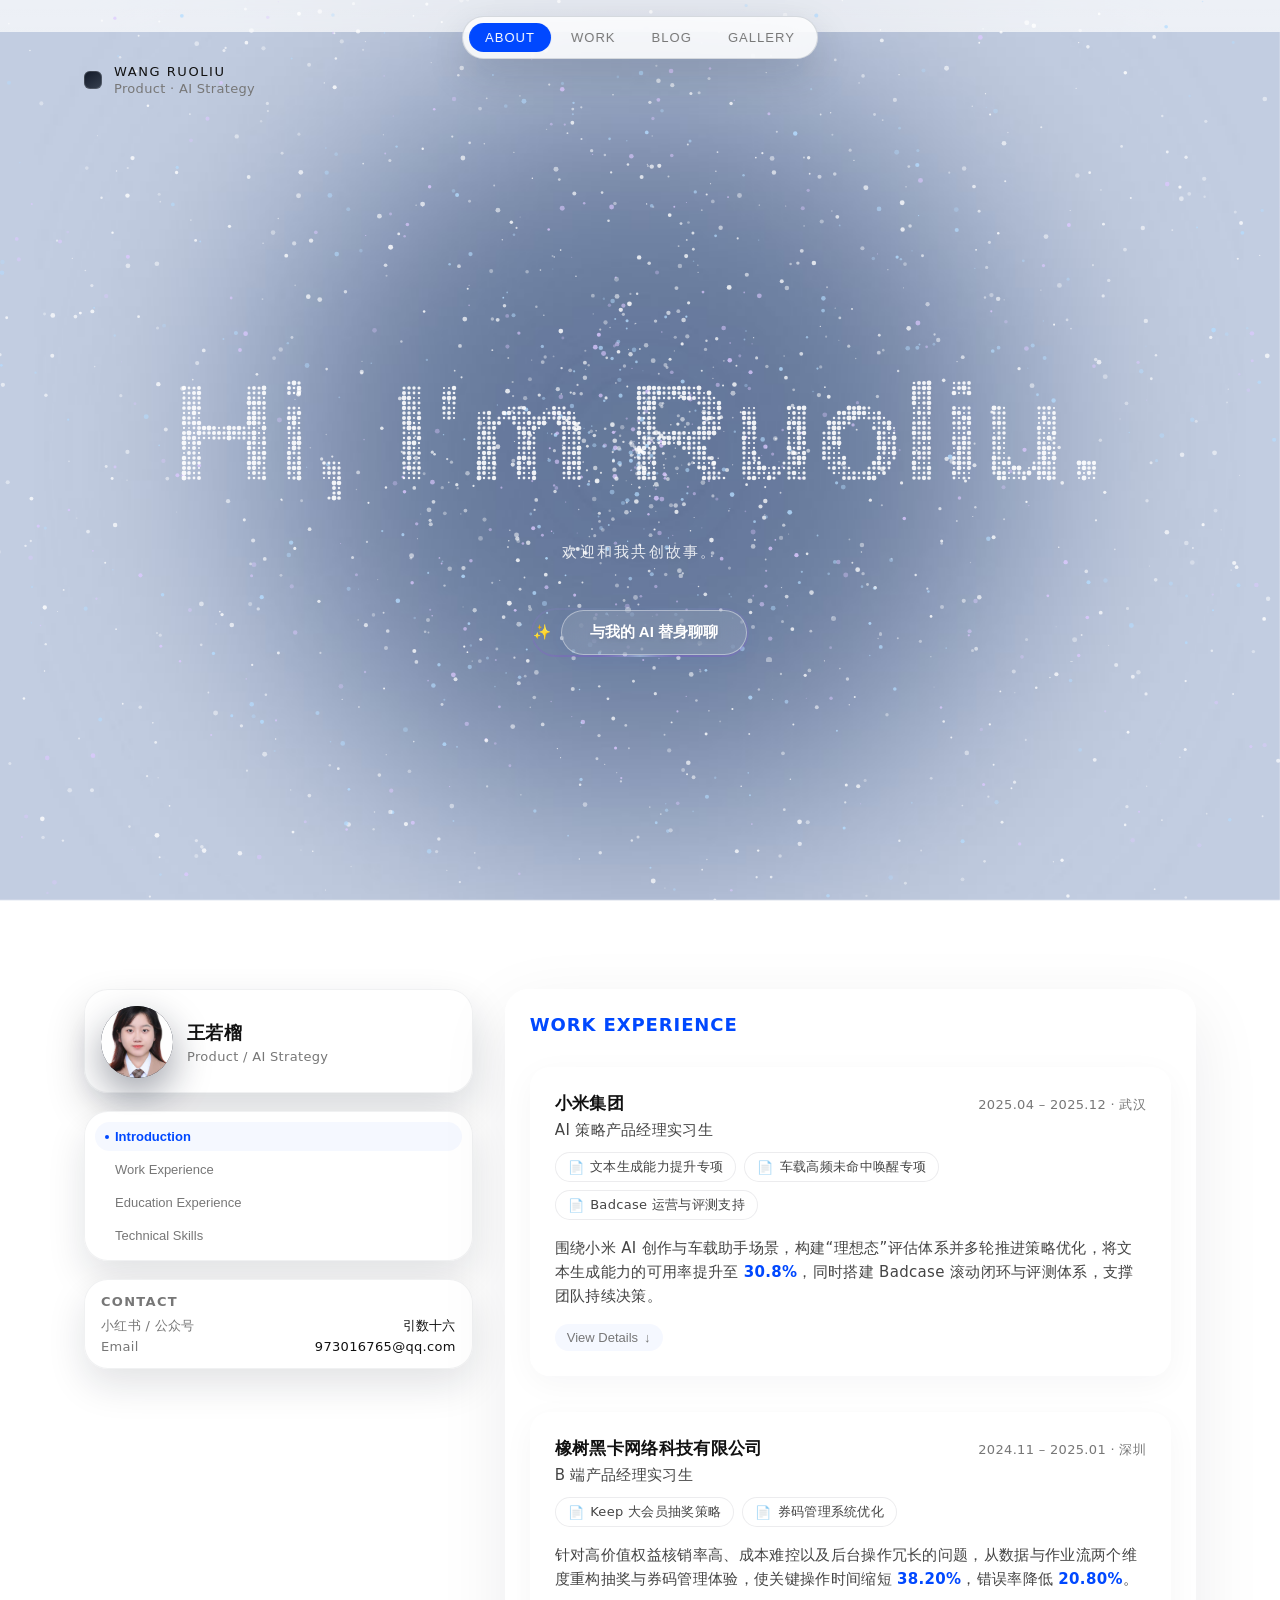
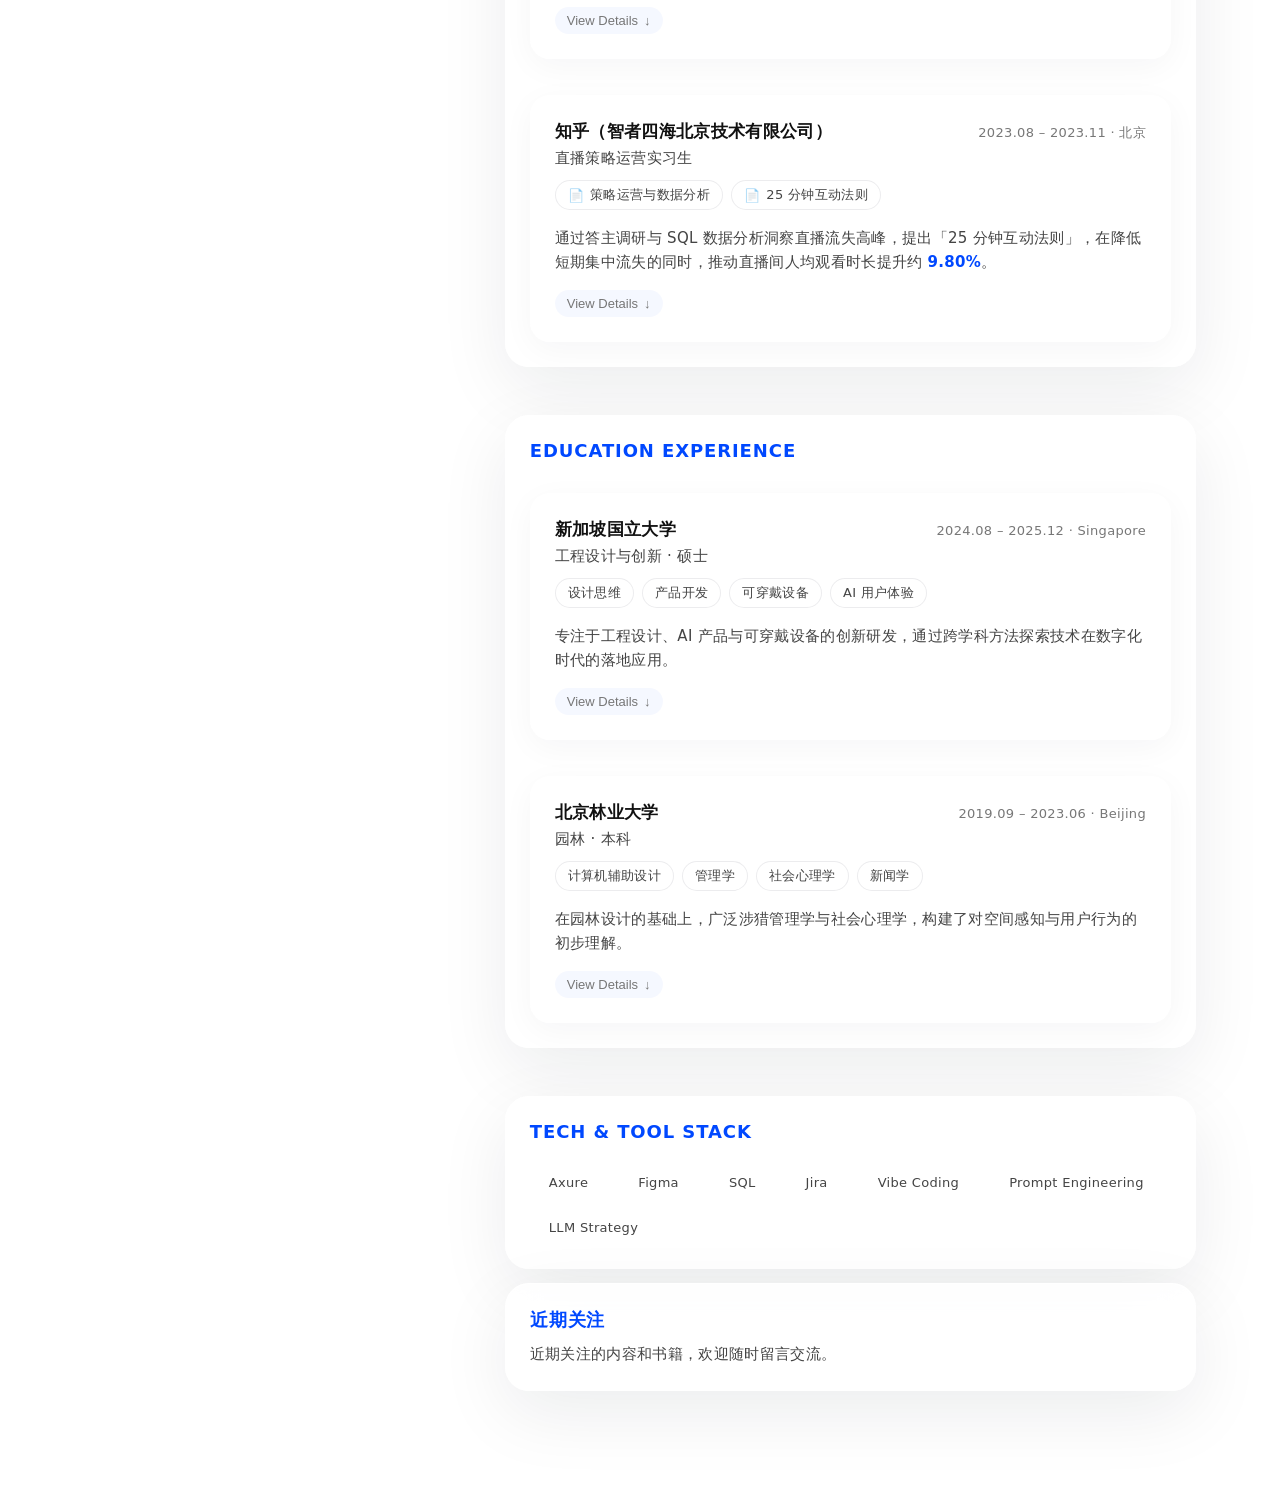
<file: index.html>
<!DOCTYPE html>
<html lang="zh">
  <head>
    <meta charset="UTF-8" />
    <title>王若榴 · Portfolio</title>
    <meta name="viewport" content="width=device-width, initial-scale=1.0" />
    <link rel="stylesheet" href="style.css" />
  </head>
  <body>
    <canvas id="global-particle-bg"></canvas>
    <div class="app-shell">
      <header class="site-header">
        <div class="brand">
          <div class="brand-mark"></div>
          <div class="brand-text">
            <span class="brand-name">WANG RUOLIU</span>
            <span class="brand-tagline">Product · AI Strategy</span>
          </div>
        </div>
      </header>

      <!-- 顶部中央一级导航（毛玻璃胶囊） -->
      <nav class="primary-nav" aria-label="Primary navigation">
        <button class="primary-tab active" data-tab="about">About</button>
        <button class="primary-tab" data-tab="work">Work</button>
        <button class="primary-tab" data-tab="blog">Blog</button>
        <button class="primary-tab" data-tab="gallery">Gallery</button>
      </nav>

      <!-- ===== 主内容：四个一级 Tab Screen ===== -->
      <!-- About Screen -->
      <section class="screen active" id="screen-about">
        <!-- Hero Section: Fullscreen Particle Text -->
      <section id="about-intro" class="hero-fullscreen-section about-section" data-section="about-intro">
          <div class="hero-content-layer">
              <!-- 1. Giant Particle Title -->
              <canvas id="hero-title-canvas"></canvas>

              <!-- 2. Subtitle -->
            <h2 class="hero-subtitle">欢迎和我共创故事。</h2>

              <!-- Interaction Wrapper: Button + Poker Burst -->
              <div class="hero-interaction-wrapper">
                  <!-- 3. AI Chat Button (Ethereal Glow) -->
                  <button class="chat-trigger-ethereal" id="poker-trigger-btn">
                      <span class="icon">✨</span>
                      <span class="text">与我的 AI 替身聊聊</span>
                  </button>

                  <!-- 4. Burst Poker Decoration -->
                <div class="poker-burst-container" id="poker-burst-container">
                    <!-- Background Floating Particles -->
                    <div class="hero-floating-particles" id="hero-floating-particles"></div>
                    
                    <!-- Card 1: Top Left -->
                      <div class="poker-card burst-card" style="--i:1">
                          <div class="card-face card-back"></div>
                          <div class="card-face card-front">
                              <span class="tech-icon">⚡</span>
                          </div>
                      </div>
                      <!-- Card 2: Top Right -->
                      <div class="poker-card burst-card" style="--i:2">
                          <div class="card-face card-back"></div>
                          <div class="card-face card-front">
                              <span class="tech-icon">🧠</span>
                          </div>
                      </div>
                      <!-- Card 3: Bottom Left -->
                      <div class="poker-card burst-card" style="--i:3">
                          <div class="card-face card-back"></div>
                          <div class="card-face card-front">
                              <span class="tech-icon">🎲</span>
                          </div>
                      </div>
                      <!-- Card 4: Bottom Right -->
                      <div class="poker-card burst-card" style="--i:4">
                          <div class="card-face card-back"></div>
                          <div class="card-face card-front">
                              <span class="tech-icon">🔮</span>
                          </div>
                      </div>
                      <!-- Card 5: Top Center (Ace) -->
                      <div class="poker-card burst-card" style="--i:5">
                          <div class="card-face card-back"></div>
                          <div class="card-face card-front">
                              <span class="tech-icon">♠️</span>
                          </div>
                      </div>
                  </div>
              </div>
          </div>
      </section>

        <div class="two-column">
          <!-- 左侧 Sticky Sidebar -->
          <aside class="about-sidebar">
            <!-- Profile -->
            <div class="profile-block">
              <div class="profile-avatar">
                <img src="photo.jpg" alt="王若榴头像" />
              </div>
              <div class="profile-text">
                <h1 class="profile-name">王若榴</h1>
                <p class="profile-role">Product / AI Strategy</p>
              </div>
            </div>

            <!-- 垂直二级导航 -->
            <nav class="about-nav" aria-label="About sections">
              <button
                class="about-nav-item active"
                data-target="about-intro"
              >
                Introduction
              </button>
              <button
                class="about-nav-item"
                data-target="work-experience"
              >
                Work Experience
              </button>
              <button
                class="about-nav-item"
                data-target="education-experience"
              >
                Education Experience
              </button>
              <button
                class="about-nav-item"
                data-target="technical-skills"
              >
                Technical Skills
              </button>
            </nav>

            <!-- 联系方式卡片 -->
            <section class="contact-card">
              <h2 class="contact-title">Contact</h2>
              <div class="contact-row">
                <span class="contact-label">小红书 / 公众号</span>
                <span class="contact-value">引数十六</span>
              </div>
              <div class="contact-row">
                <span class="contact-label">Email</span>
                <a href="mailto:973016765@qq.com" class="contact-value">
                  973016765@qq.com
                </a>
              </div>
            </section>

            <!-- 数字分身入口按钮已移动至 Hero Section -->
          </aside>

          <!-- 右侧宽幅滚动区 -->
          <section class="about-content">
            
            <!-- Work Experience -->
            <section
              id="work-experience"
              class="about-section"
              data-section="work-experience"
            >
              <div class="bento-card span-2">
                <h2 class="section-title">Work Experience</h2>

                <!-- Xiaomi -->
                <article class="work-card">
                  <header class="work-header">
                    <div>
                      <div class="work-company">小米集团</div>
                      <div class="work-role">AI 策略产品经理实习生</div>
                    </div>
                    <div class="work-time">2025.04 – 2025.12 · 武汉</div>
                  </header>

                  <div class="work-badges">
                    <span class="work-badge">
                      <span class="badge-icon">📄</span>
                      文本生成能力提升专项
                    </span>
                    <span class="work-badge">
                      <span class="badge-icon">📄</span>
                      车载高频未命中唤醒专项
                    </span>
                    <span class="work-badge">
                      <span class="badge-icon">📄</span>
                      Badcase 运营与评测支持
                    </span>
                  </div>

                  <p class="work-summary">
                    围绕小米 AI 创作与车载助手场景，构建“理想态”评估体系并多轮推进策略优化，将文本生成能力的可用率提升至
                    <span class="metric">30.8%</span>，同时搭建 Badcase 滚动闭环与评测体系，支撑团队持续决策。
                  </p>

                  <button
                    class="work-toggle"
                    type="button"
                    data-details="work-xiaomi"
                  >
                    <span class="work-toggle-label">View Details</span>
                    <span class="work-toggle-arrow">↓</span>
                  </button>

                  <div class="work-details" id="work-xiaomi">
                    <h4 class="item-title">
                      1. AI 创作文本生成能力提升专项 (项目 Owner)
                    </h4>
                    <ul class="bullet-list">
                      <li>
                        构建评估体系： 针对创作 agent 完善一套包含真实性、准确性、安全性等维度的“理想态”评估标准，有效降低了与大模型研发团队之间的沟通与理解难度。
                      </li>
                      <li>
                        策略迭代与量化优化： 推动两轮针对性优化（如：润色类回复条数 ≥ 3、报告规划类强制占位符、营销文案增加 emoji 等硬性约束），最终实现可用率提升
                        <span class="metric">30.8%</span>，满足率提升
                        <span class="metric">20.6%</span>。
                      </li>
                      <li>
                        突破瓶颈期： 在优化幅度放缓时，通过构建 AI 创作专项、积累 Badcase 并形成滚动优化机制，持续驱动产品进化。
                      </li>
                    </ul>

                    <h4 class="item-title">
                      2. 车载高频未命中 App 唤醒专项优化
                    </h4>
                    <ul class="bullet-list">
                      <li>
                        深度归因分析： 对车载场景中“打不开应用”等高频负反馈进行拆解，将其归因为垂域混淆、意图误判、SmartApp 欠召等 6 个核心维度。
                      </li>
                      <li>
                        协同方案落地： 独立负责该专项并推动多部门方案对齐，通过定位负责人与精准话术引导，最终使测试集中的 Badcase 解决率达到
                        <span class="metric">96.15%</span>。
                      </li>
                    </ul>

                    <h4 class="item-title">
                      3. 例行工作 SOP 化与决策支持
                    </h4>
                    <ul class="bullet-list">
                      <li>
                        Badcase 质量运营： 建立了“收录—周报同步—验收闭环”的 SOP 流程，实习期间累计建设 P0/P00 级 Badcase 520 项，解决
                        <span class="metric">400+</span> 项。
                      </li>
                      <li>
                        基模/接口评测： 参与基模与接口更新决策，累计进行 GSB 评测 17 次，理想态评测 10 次，修正例行评测量
                        <span class="metric">50+</span> 项，为团队高级决策提供了核心数据支撑。
                      </li>
                    </ul>
                  </div>
                </article>

                <!-- Oak Black Card -->
                <article class="work-card">
                  <header class="work-header">
                    <div>
                      <div class="work-company">橡树黑卡网络科技有限公司</div>
                      <div class="work-role">B 端产品经理实习生</div>
                    </div>
                    <div class="work-time">2024.11 – 2025.01 · 深圳</div>
                  </header>

                  <div class="work-badges">
                    <span class="work-badge">
                      <span class="badge-icon">📄</span>
                      Keep 大会员抽奖策略
                    </span>
                    <span class="work-badge">
                      <span class="badge-icon">📄</span>
                      券码管理系统优化
                    </span>
                  </div>

                  <p class="work-summary">
                    针对高价值权益核销率高、成本难控以及后台操作冗长的问题，从数据与作业流两个维度重构抽奖与券码管理体验，使关键操作时间缩短
                    <span class="metric">38.20%</span>，错误率降低
                    <span class="metric">20.80%</span>。
                  </p>

                  <button
                    class="work-toggle"
                    type="button"
                    data-details="work-oak"
                  >
                    <span class="work-toggle-label">View Details</span>
                    <span class="work-toggle-arrow">↓</span>
                  </button>

                  <div class="work-details" id="work-oak">
                    <h4 class="item-title">
                      1. Keep 平台大会员抽奖策略
                    </h4>
                    <p class="body-text">
                      针对高价值权益直接兑换导致核销率高、成本难控的问题，通过游戏化交互优化用户体验同时控制成本。
                    </p>
                    <ul class="bullet-list">
                      <li>
                        需求分析：通过数据分析及构建用户旅程地图，了解用户行为模型，总结有效的抽奖策略和用户激励机制，提供参考。
                      </li>
                      <li>
                        方案设计：设计“1 次会员兑换转 3 次抽奖机会”策略，完成功能设计，使用 Figma 完成高保真原型设计。
                      </li>
                      <li>
                        输出需求文档：输出需求文档，参与评审会议，整合各方反馈。
                      </li>
                    </ul>

                    <h4 class="item-title">
                      2. B 端券码管理系统优化
                    </h4>
                    <p class="body-text">
                      当前管理系统操作流程冗长，功能分散，针对后台管理系统进行优化。
                    </p>
                    <ul class="bullet-list">
                      <li>
                        需求调研：与运营团队沟通，对现有功能模块进行可用性评估，识别交互瓶颈。
                      </li>
                      <li>
                        方案设计：基于用户作业理论重新设计业务流程，优化关键步骤，开发低保真原型，同步 BI 看板数据公式，提升风险预警能力和决策支持，输出需求文档，全程跟进开发。
                      </li>
                      <li>
                        数据埋点：对用户关键步骤进行数据埋点，统计相关数据指标，操作时间减少
                        <span class="metric">38.20%</span>，错误率降低
                        <span class="metric">20.80%</span>，操作步骤有效减少。
                      </li>
                    </ul>
                  </div>
                </article>

                <!-- Zhihu -->
                <article class="work-card">
                  <header class="work-header">
                    <div>
                      <div class="work-company">知乎（智者四海北京技术有限公司）</div>
                      <div class="work-role">直播策略运营实习生</div>
                    </div>
                    <div class="work-time">2023.08 – 2023.11 · 北京</div>
                  </header>

                  <div class="work-badges">
                    <span class="work-badge">
                      <span class="badge-icon">📄</span>
                      策略运营与数据分析
                    </span>
                    <span class="work-badge">
                      <span class="badge-icon">📄</span>
                      25 分钟互动法则
                    </span>
                  </div>

                  <p class="work-summary">
                    通过答主调研与 SQL 数据分析洞察直播流失高峰，提出「25 分钟互动法则」，在降低短期集中流失的同时，推动直播间人均观看时长提升约
                    <span class="metric">9.80%</span>。
                  </p>

                  <button
                    class="work-toggle"
                    type="button"
                    data-details="work-zhihu"
                  >
                    <span class="work-toggle-label">View Details</span>
                    <span class="work-toggle-arrow">↓</span>
                  </button>

                  <div class="work-details" id="work-zhihu">
                    <ol class="number-list">
                      <li>
                        需求调研：面向站内答主收集直播痛点，为优化直播策略提供指导意见；
                      </li>
                      <li>
                        数据分析：撰写 SQL 查询 PV、UV、留存率等数据指标，输出分析，为优化后续的直播策划提供参考。
                      </li>
                      <li>
                        策略优化：实时监控到直播过程中存在短时间内观众集中流失的明显高峰，结合数据洞察输出 “25 分钟互动法则”，使得此前的观众短期流失高峰得到有效降低，同步推动直播间人均观看时长提升
                        <span class="metric">9.80%</span>。
                      </li>
                    </ol>
                  </div>
                </article>
              </div>
            </section>

            <!-- Education Experience -->
            <section
              id="education-experience"
              class="about-section"
              data-section="education-experience"
            >
              <div class="bento-card span-2">
                <h2 class="section-title">Education Experience</h2>

                <!-- NUS -->
                <article class="work-card">
                  <header class="work-header">
                    <div>
                      <div class="work-company">新加坡国立大学</div>
                      <div class="work-role">工程设计与创新 · 硕士</div>
                    </div>
                    <div class="work-time">2024.08 – 2025.12 · Singapore</div>
                  </header>

                  <div class="work-badges">
                    <span class="work-badge">设计思维</span>
                    <span class="work-badge">产品开发</span>
                    <span class="work-badge">可穿戴设备</span>
                    <span class="work-badge">AI 用户体验</span>
                  </div>

                  <p class="work-summary">
                    专注于工程设计、AI 产品与可穿戴设备的创新研发，通过跨学科方法探索技术在数字化时代的落地应用。
                  </p>

                  <button
                    class="work-toggle"
                    type="button"
                    data-details="edu-nus"
                  >
                    <span class="work-toggle-label">View Details</span>
                    <span class="work-toggle-arrow">↓</span>
                  </button>

                  <div class="work-details" id="edu-nus">
                    <h4 class="item-title">详细主修课程</h4>
                    <ul class="bullet-list">
                      <li>设计思维与产品开发 (Design Thinking & Product Development)</li>
                      <li>可穿戴设备开发 (Wearable Device Development)</li>
                      <li>数字时代的技术产品营销 (Tech Product Marketing)</li>
                      <li>AI 用户体验与界面设计的基本技能 (Essential Skills for AI UX/UI)</li>
                    </ul>
                  </div>
                </article>

                <!-- BFU -->
                <article class="work-card">
                  <header class="work-header">
                    <div>
                      <div class="work-company">北京林业大学</div>
                      <div class="work-role">园林 · 本科</div>
                    </div>
                    <div class="work-time">2019.09 – 2023.06 · Beijing</div>
                  </header>

                  <div class="work-badges">
                    <span class="work-badge">计算机辅助设计</span>
                    <span class="work-badge">管理学</span>
                    <span class="work-badge">社会心理学</span>
                    <span class="work-badge">新闻学</span>
                  </div>

                  <p class="work-summary">
                    在园林设计的基础上，广泛涉猎管理学与社会心理学，构建了对空间感知与用户行为的初步理解。
                  </p>

                  <button
                    class="work-toggle"
                    type="button"
                    data-details="edu-bfu"
                  >
                    <span class="work-toggle-label">View Details</span>
                    <span class="work-toggle-arrow">↓</span>
                  </button>

                  <div class="work-details" id="edu-bfu">
                    <h4 class="item-title">详细主修课程</h4>
                    <ul class="bullet-list">
                      <li>计算机辅助设计 (CAD/Digital Design)</li>
                      <li>城市开放空间设计 (Urban Open Space Design)</li>
                      <li>管理学 (Management)</li>
                      <li>实用新闻学 (Practical Journalism)</li>
                      <li>社会心理学 (Social Psychology)</li>
                    </ul>
                  </div>
                </article>
              </div>
            </section>

            <!-- Technical Skills: TECH & TOOL STACK -->
            <section
              id="technical-skills"
              class="about-section"
              data-section="technical-skills"
            >
              <div class="bento-card span-2">
                <h2 class="section-title">TECH & TOOL STACK</h2>
                <div class="tech-stack-wrap">
                  <span class="tech-pill">Axure</span>
                  <span class="tech-pill">Figma</span>
                  <span class="tech-pill">SQL</span>
                  <span class="tech-pill">Jira</span>
                  <span class="tech-pill">Vibe Coding</span>
                  <span class="tech-pill">Prompt Engineering</span>
                  <span class="tech-pill">LLM Strategy</span>
                </div>
              </div>

              <div class="bento-card span-2 recent-card">
                <h2 class="section-title">近期关注</h2>
                <p class="body-text">
                  近期关注的内容和书籍，欢迎随时留言交流。
                </p>
              </div>
            </section>
          </section>
        </div>
      </section>

      <!-- Work Screen：Case Study 曝光位 -->
      <section class="screen" id="screen-work">
        <div class="case-layout">
          <article class="case-card" id="case-moody">
            <div class="case-image-wrap">
              <img
                src="WechatIMG166.jpg"
                alt="Moody 车载情绪干预项目封面"
                class="case-image"
              />
            </div>
            <div class="case-body">
              <header class="case-header">
                <div class="case-title-block">
                  <h2 class="case-title">Moody</h2>
                  <p class="case-subtitle">你的车载情绪驾驶伴侣</p>
                </div>
              </header>

              <div class="case-badges">
                <span class="case-badge">多模态监测</span>
                <span class="case-badge">AI语音对话</span>
                <span class="case-badge">高保真原型</span>
              </div>

              <p class="case-summary">
                当汽车不再只是代步工具，它能否像老友一样感知你的情绪？Moody 结合面部识别与心率算法，为路怒症与高压驾驶者提供非侵入式的实时情绪干预。
              </p>

              <div class="case-footer">
                <a
                  href="moody-case-study.html"
                  class="case-read"
                >
                  <span class="case-read-label">Read Case Study</span>
                  <span class="case-read-arrow">→</span>
                </a>
              </div>

              <!-- 详情展开区 -->
              <div class="case-details" id="case-moody-details">
                <div class="case-details-inner">
                  <h4 class="item-title">项目背景与痛点</h4>
                  <p class="body-text">城市高压环境下，驾驶员情绪波动直接影响行车安全。传统车载系统缺乏对驾驶员心理状态的深度感知与主动干预。</p>
                  <h4 class="item-title">核心功能设计</h4>
                  <ul class="bullet-list">
                    <li><strong>多模态感知：</strong>结合面部识别（表情分析）与心率传感器，构建压力评估模型。</li>
                    <li><strong>非侵入干预：</strong>通过氛围灯（冷暖色调）、香氛系统及 AI 语音引导，实现毫秒级响应的情绪调节。</li>
                    <li><strong>高保真原型：</strong>在座舱模拟环境中完成全链路交互验证。</li>
                  </ul>
                </div>
              </div>
            </div>
          </article>

          <!-- 新增：触感色彩 Case Card -->
          <article class="case-card" id="case-beyond-surface">
            <div class="case-image-wrap">
              <img
                src="WechatIMG170.jpg"
                alt="触感色彩项目封面"
                class="case-image"
              />
            </div>
            <div class="case-body">
              <header class="case-header">
                <div class="case-title-block">
                  <h2 class="case-title">触感色彩 (Beyond the Surface)</h2>
                  <p class="case-subtitle">专为色盲儿童设计的交互式感知玩具</p>
                </div>
              </header>

              <div class="case-badges">
                <span class="case-badge">颜色-温度映射</span>
                <span class="case-badge">PID闭环控制算法</span>
              </div>

              <p class="case-summary">
                针对全球 4.5% 色盲人群的艺术参与困境，本项目开发了一款基于 Arduino 的创新可穿戴设备。通过将视觉色彩频率转化为实时温度反馈（Peltier 效应）与多维听觉指令，打破感知边界，赋予色盲儿童‘触碰颜色’的能力。
              </p>

              <div class="case-footer">
                <button
                  type="button"
                  class="case-read"
                  data-details="case-beyond-details"
                >
                  <span class="case-read-label">Read Case Study</span>
                  <span class="case-read-arrow">↓</span>
                </button>
              </div>

              <!-- 详情展开区 -->
              <div class="case-details" id="case-beyond-details">
                <div class="case-details-inner">
                  <h4 class="item-title">痛点洞察与需求定义</h4>
                  <p class="body-text">调研发现全球约 4.5% 人口患有色盲，且近 50% 的色盲儿童由于生理障碍对绘画、美术馆等色彩相关活动缺乏兴趣。针对此现状，定义了“非视觉途径识别色彩”的核心产品需求。</p>
                  
                  <h4 class="item-title">多模态交互方案设计</h4>
                  <p class="body-text">负责产品原型设计，创新性地提出“颜色-温度-声音”的多模态转换逻辑。通过颜色传感器识别物理色彩，并将其实时转化为对应的差异化温度变化与频率/音调声音提示。</p>
                  
                  <h4 class="item-title">产品逻辑构建</h4>
                  <ul class="bullet-list">
                    <li><strong>多感官补偿：</strong>建立了色彩与触觉、听觉的映射矩阵，解决色盲儿童在日常生活中（如挑选衣物、艺术创作）的辨色障碍。</li>
                    <li><strong>PID闭环控制：</strong>通过 PID 算法精准控制 Peltier 片温度，确保不同颜色对应的温度反馈稳定且安全。</li>
                    <li><strong>交互闭环：</strong>结合 Arduino 硬件平台，实现从色彩输入到多维感官输出的毫秒级响应。</li>
                  </ul>

                  <h4 class="item-title">产出成果</h4>
                   <p class="body-text">成功开发出一款赋能色盲儿童的辅助性玩具原型，为特殊人群提供了全新的交互维度，提升了儿童对色彩艺术活动的参与度与认知体验。</p>
                 </div>
               </div>
             </div>
           </article>

           <!-- 新增：Influstar Case Card -->
           <article class="case-card" id="case-influstar">
             <div class="case-image-wrap">
               <img
                 src="WechatIMG171.jpg"
                 alt="Influstar 项目封面"
                 class="case-image"
               />
             </div>
             <div class="case-body">
               <header class="case-header">
                 <div class="case-title-block">
                   <h2 class="case-title">Influstar</h2>
                   <p class="case-subtitle">KOC成长与变现管理平台</p>
                 </div>
               </header>

               <div class="case-badges">
                 <span class="case-badge">AI 赋能决策</span>
                 <span class="case-badge">商业变现闭环</span>
                 <span class="case-badge">数据驱动看板</span>
               </div>

               <p class="case-summary">
                 Influstar 是一款专为处于成长期的新晋KOL设计的连接与营销平台。通过整合品牌对接、达人协作、趋势分析与数据复盘四大核心功能，解决新手网红在流量获取、商务变现及内容创作上的痛点，助力从‘普通创作人’向‘超级红人’的跨越。
               </p>

               <div class="case-footer">
                 <button
                   type="button"
                   class="case-read"
                   data-details="case-influstar-details"
                 >
                   <span class="case-read-label">Read Case Study</span>
                   <span class="case-read-arrow">↓</span>
                 </button>
               </div>

               <!-- 详情展开区 -->
               <div class="case-details" id="case-influstar-details">
                 <div class="case-details-inner">
                   <!-- 项目亮点 -->
                   <h4 class="item-title">项目亮点</h4>
                   <ul class="bullet-list">
                     <li><strong>AI 赋能内容决策：</strong>利用智能算法提供趋势摘要（AI Summary）与创作灵感（AI Inspiration），帮助用户精准捕捉市场热点。</li>
                     <li><strong>变现链路闭环：</strong>内置清晰的商务推广（Commerce）与协作系统，直观展示预期收益，极大提升变现动力与效率。</li>
                     <li><strong>数据驱动增长：</strong>多维度的可视化收益分析与内容表现看板，让每一份投入的转化效果清晰可见。</li>
                   </ul>

                   <!-- 执行细节 -->
                   <h4 class="item-title">执行细节</h4>
                   <ul class="bullet-list">
                     <li><strong>需求调研：</strong>深入访谈了 10+ 位来自不同领域的 KOC（Key Opinion Consumer），精准洞察其在变现路径上的痛点与核心诉求。</li>
                     <li><strong>产品策划：</strong>主导了平台的全生命周期策划，核心功能涵盖热门商业内容分析、AI 驱动的个性化创作灵感及个人自媒体履历展示。独立设计了完整的产品流程图，并协同设计团队产出了高保真 App 界面。</li>
                     <li><strong>原型测试：</strong>邀请 10+ 位 KOC 进行了深度的 UX/UI 测试，收集了积极的用户反馈。基于反馈快速迭代，优化了 App 的高保真交互界面，显著提升了用户体验。</li>
                   </ul>
                 </div>
               </div>
             </div>
           </article>
        </div>
      </section>

      <!-- Blog Screen -->
      <section class="screen" id="screen-blog">
        <div class="screen-placeholder">
          <h2>Blog</h2>
          <p>未来会记录关于 AI 产品、用户研究和策略思考的文章。</p>
        </div>
      </section>

      <!-- Gallery Screen -->
      <section class="screen" id="screen-gallery">
        <div class="work-grid">
          <!-- Project 1 -->
          <article class="work-card">
            <div class="card-image placeholder-gradient"></div>
            <div class="card-content">
              <h3>Smart Retail Analytics</h3>
              <p class="role">Product Lead</p>
              <p class="desc">AI-driven insights platform for offline retail optimization.</p>
              <p class="maintenance-hint">【此处内容正在维护中】</p>
            </div>
          </article>
        </div>
      </section>
    </div>

    <!-- Chatbot 对话框 -->
    <div id="chat-overlay" class="chat-overlay" aria-hidden="true">
      <div class="chat-dialog">
        <header class="chat-header">
          <div class="chat-title-group">
            <span class="chat-dot"></span>
            <div>
              <div class="chat-title">若榴 · 数字助理</div>
              <div class="chat-subtitle">
                关于我的教育、实习和项目，都可以问我
              </div>
            </div>
          </div>
          <button class="chat-close" id="chat-close" aria-label="关闭聊天">
            ✕
          </button>
        </header>
        <div class="chat-body">
          <div class="chat-messages" id="chat-messages">
            <div class="chat-row bot">
              <div class="chat-bubble">
                嗨，我是若榴的数字分身。你可以问我：在小米具体负责什么、哪个项目最能代表我，或者我适合什么岗位。
              </div>
            </div>
          </div>
          <form class="chat-input-row" id="chat-form">
            <input
              id="chat-input"
              type="text"
              autocomplete="off"
              placeholder="输入你的问题…"
            />
            <button type="submit" class="chat-send">发送</button>
          </form>
        </div>
      </div>
    </div>

    <script src="script.js"></script>
  </body>
</html>
</file>
<file: style.css>
:root {
  --bg: #f5f5f7;
  --surface: #ffffff;
  --surface-soft: #f9fafb;
  --border-subtle: rgba(15, 23, 42, 0.06);
  --text-main: #111111;
  --text-body: #444444;
  --text-muted: #777777;
  --accent: #0048ff;
  --radius-lg: 24px;
  --radius-md: 18px;
  --radius-pill: 999px;
  --shadow-soft: 0 22px 70px rgba(15, 23, 42, 0.08);
  
  /* Typography Scale */
  --fs-title: 1.5rem;      /* 24px */
  --fs-heading: 1.125rem;  /* 18px */
  --fs-body: 0.9375rem;    /* 15px */
  --fs-caption: 0.8125rem; /* 13px */
  
  --font-main: system-ui, -apple-system, BlinkMacSystemFont, "SF Pro Text",
    "SF Pro Display", "PingFang SC", "Microsoft YaHei", sans-serif;
  --font-serif: "Georgia", "Times New Roman", "Songti SC", serif;
}

*,
*::before,
*::after {
  box-sizing: border-box;
}

html,
body {
  margin: 0;
  padding: 0;
  font-family: var(--font-main);
  -webkit-font-smoothing: antialiased;
  background: url("181772170247_.pic.jpg") no-repeat center center fixed;
  background-size: cover;
  color: var(--text-main);
  scroll-behavior: smooth;
  min-height: 100vh;
}

body::before {
  content: "";
  position: fixed;
  inset: 0;
  background: linear-gradient(
    to bottom,
    rgba(255, 255, 255, 0.7) 0%,
    rgba(255, 255, 255, 0.8) 50%,
    rgba(255, 255, 255, 0.7) 100%
  );
  backdrop-filter: blur(120px);
  -webkit-backdrop-filter: blur(120px);
  z-index: -1;
}

body {
  min-height: 100vh;
}

.app-shell {
  max-width: 1160px;
  margin: 32px auto 96px;
  padding: 0 24px;
}

@media (max-width: 900px) {
  .app-shell {
    margin: 20px auto 96px;
    padding: 0 16px;
  }
}

/* 全局粒子背景 Canvas */
#global-particle-bg {
  position: fixed;
  top: 0;
  left: 0;
  width: 100%;
  height: 100%;
  z-index: 0; /* 位于背景图之上，内容之下 */
  pointer-events: none; /* 不阻挡交互 */
}

/* Header */

.site-header {
  display: flex;
  align-items: center;
  justify-content: space-between;
  padding-top: 32px; 
  margin-bottom: 24px;
  position: relative;
  z-index: 100; /* 确保 header 在 hero 粒子之上 */
}

.brand {
  display: flex;
  align-items: center;
  gap: 12px;
}

.brand-mark {
  width: 18px;
  height: 18px;
  border-radius: 6px;
  background: linear-gradient(145deg, #111827, #374151);
  box-shadow: inset 0 0 0 1px rgba(255, 255, 255, 0.16);
}

.brand-text {
  display: flex;
  flex-direction: column;
  gap: 2px;
}

.brand-name {
  font-size: var(--fs-caption);
  letter-spacing: 0.12em;
  text-transform: uppercase;
  color: var(--text-main);
}

.brand-tagline {
  font-size: var(--fs-caption);
  color: var(--text-muted);
}

/* 顶部中央一级导航 */

.primary-nav {
  position: fixed;
  top: 16px;
  left: 50%;
  transform: translateX(-50%);
  display: inline-flex;
  gap: 4px;
  padding: 6px;
  border-radius: var(--radius-pill);
  background: rgba(255, 255, 255, 0.85);
  border: 1px solid rgba(209, 213, 219, 0.9);
  box-shadow: 0 16px 40px rgba(15, 23, 42, 0.16);
  backdrop-filter: blur(22px);
  z-index: 30;
}

.primary-tab {
  border: none;
  padding: 7px 16px;
  border-radius: 999px;
  background: transparent;
  font-size: var(--fs-caption);
  text-transform: uppercase;
  letter-spacing: 0.08em;
  cursor: pointer;
  color: var(--text-muted);
}

.primary-tab.active {
  background: var(--accent);
  color: #ffffff;
}

/* Screen 切换 */

.screen {
  display: none;
  margin-top: 64px;
}

.screen.active {
  display: block;
}

.screen-placeholder {
  border-radius: var(--radius-lg);
  background: rgba(255, 255, 255, 0.96);
  border: 1px solid var(--border-subtle);
  box-shadow: var(--shadow-soft);
  padding: 24px 22px;
}

/* Work Screen Case Study */

.case-layout {
  margin-top: 72px;
}

.case-card {
  max-width: 880px;
  margin: 0 auto 32px;
  border-radius: 28px;
  background: rgba(255, 255, 255, 0.85); /* 统一毛玻璃 */
  backdrop-filter: blur(16px);
  -webkit-backdrop-filter: blur(16px);
  border: 1px solid rgba(255, 255, 255, 0.5);
  box-shadow: var(--shadow-soft);
  overflow: hidden;
  cursor: pointer;
  transition:
    transform 0.18s ease-out,
    box-shadow 0.18s ease-out;
}

.case-card:hover {
  transform: translateY(-4px);
  box-shadow: 0 26px 80px rgba(15, 23, 42, 0.18);
}

.case-image-wrap {
  position: relative;
  overflow: hidden;
}

.case-image {
  width: 100%;
  max-height: 280px; /* 限制大图高度 */
  display: block;
  object-fit: cover; /* 保证不变形 */
  object-position: center top; /* 让裁切重心靠上，露出网页/硬件顶部核心部分 */
  transform: scale(1);
  transition: transform 0.25s ease-out;
}

.img-center {
  object-position: center center !important;
}

.case-card:hover .case-image {
  transform: scale(1.02);
}

.case-body {
  padding: 24px 28px; /* 收紧并统一内边距 */
}

.case-header {
  display: flex;
  justify-content: space-between;
  align-items: flex-end;
  margin-bottom: 8px;
}

.case-title {
  margin: 0;
  font-size: var(--fs-heading);
  font-weight: 700;
  color: var(--text-main);
}

.case-subtitle {
  margin: 4px 0 0;
  font-size: var(--fs-caption);
  color: var(--text-muted);
}

.case-badges {
  display: flex;
  flex-wrap: wrap;
  gap: 6px;
  margin: 8px 0 10px;
}

.case-badge {
  padding: 4px 10px;
  border-radius: 999px;
  border: 1px solid rgba(15, 23, 42, 0.08);
  background: #ffffff;
  font-size: var(--fs-caption);
  color: var(--text-body);
}

.case-summary {
  margin: 0;
  font-size: var(--fs-body);
  line-height: 1.6;
  color: var(--text-body);
}

.case-footer {
  display: flex;
  justify-content: flex-end;
  margin-top: 10px;
}

/* Case Details 展开区 */
.case-details {
  max-height: 0;
  overflow: hidden;
  opacity: 0;
  transition: 
    max-height 0.4s cubic-bezier(0.4, 0, 0.2, 1),
    opacity 0.3s ease;
}

.case-details.is-open {
  max-height: 2000px; /* 足够大的值 */
  opacity: 1;
  margin-top: 20px;
}

.case-details-inner {
  background: #F9F9F9;
  border-radius: 16px;
  padding: 20px 24px;
}

.case-read {
  border: none;
  background: transparent;
  padding: 0;
  font-size: var(--fs-caption);
  color: var(--text-muted); /* 降噪 */
  cursor: pointer;
  display: inline-flex;
  gap: 4px;
  align-items: center;
  transition: all 0.2s ease;
}

.case-read:hover {
  color: var(--accent);
}

.case-read-arrow {
  font-size: var(--fs-caption);
  transition: transform 0.3s ease;
}

.case-read.is-active .case-read-arrow {
  transform: rotate(180deg);
}

/* 双栏布局（About 专用） */

.two-column {
  display: grid;
  grid-template-columns: minmax(0, 0.9fr) minmax(0, 1.6fr);
  gap: 32px;
  align-items: flex-start;
}

@media (max-width: 900px) {
  .two-column {
    grid-template-columns: minmax(0, 1fr);
  }
}

/* 左侧 Sidebar */

.about-sidebar {
  position: sticky;
  top: 80px;
  align-self: flex-start;
  display: flex;
  flex-direction: column;
  gap: 18px;
}

.profile-block {
  border-radius: var(--radius-lg);
  background: rgba(255, 255, 255, 0.96);
  border: 1px solid var(--border-subtle);
  box-shadow: 0 18px 40px rgba(15, 23, 42, 0.16);
  padding: 16px 16px 14px;
  display: flex;
  gap: 14px;
  align-items: center;
}

.profile-avatar {
  width: 72px;
  height: 72px;
  border-radius: 50%;
  overflow: hidden;
  box-shadow: 0 16px 38px rgba(15, 23, 42, 0.4);
  background: #111827;
}

.profile-avatar img {
  width: 100%;
  height: 100%;
  object-fit: cover;
  display: block;
}

.profile-text {
  display: flex;
  flex-direction: column;
  gap: 4px;
}

.profile-name {
  margin: 0;
  font-size: var(--fs-heading);
  font-weight: 600;
  color: var(--text-main);
}

.profile-role {
  margin: 0;
  font-size: var(--fs-caption);
  color: var(--text-muted);
}

/* About 垂直导航 */

.about-nav {
  border-radius: var(--radius-lg);
  background: rgba(255, 255, 255, 0.96);
  border: 1px solid var(--border-subtle);
  box-shadow: 0 18px 38px rgba(15, 23, 42, 0.12);
  padding: 10px 10px;
  display: flex;
  flex-direction: column;
  gap: 4px;
}

.about-nav-item {
  border: none;
  background: transparent;
  border-radius: 999px;
  padding: 7px 10px;
  text-align: left;
  font-size: var(--fs-caption);
  cursor: pointer;
  color: var(--text-muted);
  display: flex;
  align-items: center;
  gap: 6px;
  transition: all 0.2s ease;
}

.about-nav-item::before {
  content: "";
  width: 4px;
  height: 4px;
  border-radius: 999px;
  background: transparent;
}

.about-nav-item.active {
  color: var(--accent) !important; /* 激活态变为科技蓝 */
  font-weight: 600; /* 稍微加粗 */
  background: rgba(0, 72, 255, 0.04);
}

.about-nav-item.active::before {
  background: var(--accent);
}

/* 联系方式卡片 */

.contact-card {
  border-radius: var(--radius-lg);
  background: rgba(255, 255, 255, 0.96);
  border: 1px solid var(--border-subtle);
  box-shadow: 0 16px 38px rgba(15, 23, 42, 0.12);
  padding: 14px 16px;
}

.contact-title {
  margin: 0 0 8px;
  font-size: var(--fs-caption);
  letter-spacing: 0.1em;
  text-transform: uppercase;
  color: var(--text-muted);
}

.contact-row {
  display: flex;
  justify-content: space-between;
  gap: 10px;
  font-size: var(--fs-caption);
  margin-top: 4px;
}

.contact-label {
  color: var(--text-muted);
}

.contact-value {
  color: var(--text-main);
  text-decoration: none;
}

.contact-value:hover {
  color: var(--accent);
}

/* 右侧内容区 */

.about-content {
  display: flex;
  flex-direction: column;
  gap: 48px;
}

/* Hero Bento Box Layout - DEPRECATED / REMOVED */
/* ... (Old bento styles removed for clarity) ... */

/* =========================================
   Hero Fullscreen Section (Restored & Refined)
   ========================================= */

.hero-fullscreen-section {
  width: 100%;
  min-height: 85vh; /* 占据大部分视口高度 */
  display: flex;
  flex-direction: column;
  align-items: center;
  justify-content: center;
  position: relative;
  margin-bottom: 64px;
  /* 确保不被 header 遮挡 */
  z-index: 10;
}

.hero-content-layer {
  position: relative;
  width: 100%;
  display: flex;
  flex-direction: column;
  align-items: center;
  justify-content: center;
  z-index: 1;
}

/* 1. Giant Particle Canvas (Fixed Size) */
#hero-title-canvas {
  width: 100%;
  height: 200px; /* 强制固定高度，防止遮挡 */
  display: block;
  margin-bottom: 0;
  cursor: crosshair;
  position: relative; 
  z-index: 1;
}

/* 2. Subtitle - Refined & High-end */
.hero-subtitle {
  margin: 0 0 40px;
  font-family: "Noto Sans SC", "PingFang SC", "Inter", system-ui, -apple-system, sans-serif;
  font-size: 0.9375rem; /* 约 15px，更精致 */
  font-weight: 300; /* 细体 */
  color: rgba(255, 255, 255, 0.85); /* 柔和的高级白 */
  text-align: center;
  letter-spacing: 0.15em; /* 增加字间距 */
  position: relative;
  z-index: 10;
  text-shadow: 0 2px 10px rgba(0, 0, 0, 0.05);
  -webkit-font-smoothing: antialiased;
}

/* Interaction Wrapper */
.hero-interaction-wrapper {
  position: relative;
  display: flex;
  justify-content: center;
  align-items: center;
  margin-bottom: 80px; /* 增加底部间距 */
  width: 100%;
  height: 60px;
}

/* 3. Ethereal Chat Button */
.chat-trigger-ethereal {
  position: relative;
  background: transparent;
  border: none;
  padding: 0;
  border-radius: 999px;
  cursor: pointer;
  outline: none;
  transition: transform 0.4s cubic-bezier(0.34, 1.56, 0.64, 1);
  z-index: 50; /* 确保在扑克牌之上 */
}

.chat-trigger-ethereal:hover {
  transform: scale(1.05);
}

/* Button Text Container */
.chat-trigger-ethereal .text {
  position: relative;
  z-index: 2;
  display: inline-flex;
  align-items: center;
  gap: 8px;
  padding: 12px 28px;
  background: rgba(255, 255, 255, 0.1); 
  border: 1px solid rgba(255, 255, 255, 0.4);
  border-radius: 999px;
  font-size: 0.9375rem;
  font-weight: 600;
  /* 极致打磨：白色文字 + 微弱阴影 */
  color: #ffffff; 
  text-shadow: 0 2px 4px rgba(0,0,0,0.1);
  backdrop-filter: blur(12px); /* 统一磨砂质感 */
  box-shadow: 0 4px 20px rgba(0, 72, 255, 0.05);
  transition: all 0.3s ease;
}

/* 全局优化：字间距 */
body {
  letter-spacing: 0.02em; /* 全局微调 */
}

/* 4. 模块占位提示 (Maintenance Hint) */
.maintenance-hint {
  font-size: 11px;
  color: #BBBBBB;
  text-align: center;
  margin-top: 20px;
  opacity: 0.7;
  letter-spacing: 0.05em;
  font-weight: 300;
  pointer-events: none; /* 不干扰交互 */
  user-select: none;
}

.chat-trigger-ethereal:hover .text {
  background: rgba(255, 255, 255, 0.25);
  border-color: rgba(255, 255, 255, 0.6);
  box-shadow: 0 8px 30px rgba(0, 72, 255, 0.15);
}

.chat-trigger-ethereal .icon {
  margin-right: 6px;
  font-size: 1.1em;
}

/* Aurora Border Glow */
.chat-trigger-ethereal::before {
  content: "";
  position: absolute;
  inset: -2px;
  border-radius: 999px;
  padding: 2px;
  background: conic-gradient(
    from 0deg,
    transparent 0deg,
    rgba(200, 220, 255, 0.1) 60deg,
    rgba(147, 51, 234, 0.4) 120deg,
    rgba(200, 220, 255, 0.8) 180deg,
    rgba(147, 51, 234, 0.4) 240deg,
    rgba(200, 220, 255, 0.1) 300deg,
    transparent 360deg
  );
  -webkit-mask: 
     linear-gradient(#fff 0 0) content-box, 
     linear-gradient(#fff 0 0);
  -webkit-mask-composite: xor;
  mask-composite: exclude;
  opacity: 0.6;
  animation: rotate-ethereal 6s linear infinite;
  z-index: 1;
  pointer-events: none;
}

.chat-trigger-ethereal::after {
  content: "";
  position: absolute;
  inset: -10px;
  background: radial-gradient(circle at center, rgba(0, 72, 255, 0.15), transparent 70%);
  filter: blur(20px);
  opacity: 0;
  transition: opacity 0.5s ease;
  z-index: 0;
  pointer-events: none;
}

.chat-trigger-ethereal:hover::after {
  opacity: 1;
}

/* 4. Burst Poker Decoration (Final Fix) */
.poker-burst-container {
  position: absolute;
  top: 50%;
  left: 50%;
  width: 100%;
  height: 100%;
  transform: translate(-50%, -50%);
  z-index: 10; /* 默认层级较低，在按钮下 */
  pointer-events: none;
  overflow: visible;
  display: flex;
  justify-content: center;
  align-items: center;
  transition: z-index 0s linear 0.6s; /* 延迟降低层级，等待动画结束 */
}

/* 激活时提升层级 */
.poker-burst-container.active {
  z-index: 60;
  transition: z-index 0s linear 0s; /* 立即提升 */
}

.burst-card {
  position: absolute;
  width: 55px;
  height: 78px;
  border-radius: 6px;
  /* 初始状态：完全消失 */
  opacity: 0;
  top: 50%;
  left: 50%;
  transform: translate(-50%, -50%) scale(0) rotate(0deg); /* scale 0 */
  
  transition: 
    transform 0.6s cubic-bezier(0.34, 1.56, 0.64, 1),
    opacity 0.4s ease,
    visibility 0s linear 0.6s; /* 延迟隐藏 visibility */
  
  transform-style: preserve-3d;
  box-shadow: 
    0 0 0 1px rgba(255, 255, 255, 0.4),
    0 8px 20px rgba(100, 150, 255, 0.2); 
  backface-visibility: hidden;
  visibility: hidden; /* 默认不可见 */
}

/* 激活状态：显示 */
.poker-burst-container.active .burst-card {
  opacity: 1 !important;
  visibility: visible;
  transition: 
    transform 0.6s cubic-bezier(0.34, 1.56, 0.64, 1),
    opacity 0.4s ease,
    visibility 0s linear 0s; /* 立即显示 */
}

/* 悬浮动画：使用 margin 避免冲突 */
@keyframes float-card {
  0%, 100% { margin-top: 0; }
  50% { margin-top: -10px; }
}

/* 激活状态：向四周发散 (Scatter OUT) */
/* 使用 CSS 变量来控制翻转，避免 transform 覆盖冲突 */
.burst-card {
  --rotate-y: 0deg; /* 默认不翻转 */
  /* 优化 transition：分别控制 transform 和 opacity */
  transition: 
    transform 0.6s cubic-bezier(0.34, 1.56, 0.64, 1),
    opacity 0.4s ease;
}

.burst-card.flipped {
  --rotate-y: 180deg; /* 翻转 */
}

/* 1: Top Left */
.poker-burst-container.active .burst-card[style*="--i:1"] {
  /* 始终应用 --rotate-y 变量 */
  transform: translate(calc(-50% - 140px), calc(-50% - 60px)) rotate(-25deg) scale(1) rotateY(var(--rotate-y));
  animation: float-card 3s ease-in-out infinite 0.1s;
}

/* 2: Top Right */
.poker-burst-container.active .burst-card[style*="--i:2"] {
  transform: translate(calc(-50% + 140px), calc(-50% - 60px)) rotate(25deg) scale(1) rotateY(var(--rotate-y));
  animation: float-card 3.2s ease-in-out infinite 0.3s;
}

/* 3: Bottom Left */
.poker-burst-container.active .burst-card[style*="--i:3"] {
  transform: translate(calc(-50% - 100px), calc(-50% + 80px)) rotate(-15deg) scale(0.95) rotateY(var(--rotate-y));
  animation: float-card 2.8s ease-in-out infinite 0.5s;
}

/* 4: Bottom Right */
.poker-burst-container.active .burst-card[style*="--i:4"] {
  transform: translate(calc(-50% + 100px), calc(-50% + 80px)) rotate(15deg) scale(0.95) rotateY(var(--rotate-y));
  animation: float-card 3.1s ease-in-out infinite 0.2s;
}

/* 5: Top Center (Ace) */
.poker-burst-container.active .burst-card[style*="--i:5"] {
  transform: translate(-50%, calc(-50% - 120px)) rotate(0deg) scale(1.1) rotateY(var(--rotate-y));
  z-index: 50; 
  animation: float-card 4s ease-in-out infinite 0s;
}

/* Card Faces Update */
.card-face {
  position: absolute;
  inset: 0;
  border-radius: 6px;
  display: flex;
  align-items: center;
  justify-content: center;
  border: 1px solid rgba(255, 255, 255, 0.4);
  backface-visibility: hidden; /* 关键 */
}

/* Front (Tech Icon): Rotate 180 (initially hidden) */
.card-front {
  transform: rotateY(180deg);
  /* 极浅蓝紫渐变 */
  background: linear-gradient(135deg, #e0e7ff 0%, #f3e8ff 100%);
  color: #4f46e5;
  font-size: 1.5rem;
  background-image: 
    radial-gradient(circle at 50% 0%, rgba(255, 255, 255, 0.8) 0%, transparent 60%),
    repeating-radial-gradient(circle at 50% 50%, rgba(255, 255, 255, 0.2) 0px, transparent 2px, transparent 10px);
}

/* Back (Texture): Rotate 0 (initially visible) */
.card-back {
  transform: rotateY(0deg);
  background: rgba(255, 255, 255, 0.95);
  backdrop-filter: blur(4px);
  background-image: 
    linear-gradient(135deg, rgba(255,255,255,0) 0%, rgba(255,255,255,0.8) 50%, rgba(255,255,255,0) 100%),
    repeating-linear-gradient(45deg, rgba(200, 220, 255, 0.1) 0px, rgba(200, 220, 255, 0.1) 1px, transparent 1px, transparent 6px);
}

/* 浮动背景粒子 */
.hero-floating-particles {
  position: absolute;
  inset: 0;
  pointer-events: none;
  z-index: 0;
  overflow: hidden;
}

.float-dot {
  position: absolute;
  border-radius: 50%;
  background: rgba(255, 255, 255, 0.4);
  animation: float-around linear infinite;
}

@keyframes float-around {
  0% { transform: translateY(0) translateX(0); opacity: 0; }
  20% { opacity: 0.6; }
  80% { opacity: 0.6; }
  100% { transform: translateY(-100px) translateX(20px); opacity: 0; }
}

.tech-icon {
  filter: drop-shadow(0 2px 4px rgba(79, 70, 229, 0.2));
}

/* 像素碎屑粒子容器 */
#poker-pixel-particles {
  position: absolute;
  inset: 0;
  pointer-events: none;
  z-index: 15;
}

/* Pixel Particles */
.pixel-particle {
  position: fixed; /* 确保不被父容器裁切 */
  width: 8px; /* 放大粒子 */
  height: 8px;
  background: white;
  pointer-events: none;
  z-index: 100;
  border-radius: 2px;
  box-shadow: 0 0 6px rgba(255, 255, 255, 0.8);
}



.about-section {
  scroll-margin-top: 96px;
}

.bento-card {
  border-radius: var(--radius-lg);
  background: rgba(255, 255, 255, 0.85); /* 毛玻璃底色 */
  backdrop-filter: blur(16px);
  -webkit-backdrop-filter: blur(16px);
  border: 1px solid rgba(255, 255, 255, 0.5); /* 极细白色内边框 */
  box-shadow: var(--shadow-soft);
  padding: 24px; /* 适当增加默认 Padding */
}

.bento-card.span-2 {
  width: 100%;
}

.section-title {
  margin: 0 0 10px;
  font-size: var(--fs-heading);
  letter-spacing: 0.05em;
  text-transform: uppercase;
  font-weight: 600;
  color: var(--accent); /* 统一改为科技蓝 */
}

.card-title {
  margin: 10px 0 4px;
  font-size: var(--fs-body);
  font-weight: 600;
}

.card-subtitle {
  margin: 0 0 4px;
  font-size: var(--fs-caption);
  color: var(--text-muted);
}

.body-text {
  margin: 0;
  font-size: var(--fs-body);
  line-height: 1.6;
  color: var(--text-body);
}

.metric {
  color: var(--accent);
  font-weight: 650;
}

/* 列表 */

.bullet-list {
  margin: 6px 0 0;
  padding-left: 18px;
  font-size: var(--fs-body);
  line-height: 1.6;
  color: var(--text-body);
}

.bullet-list li + li {
  margin-top: 4px;
}

.number-list {
  margin: 6px 0 0;
  padding-left: 18px;
  font-size: var(--fs-body);
  line-height: 1.6;
  color: var(--text-body);
}

.number-list li + li {
  margin-top: 4px;
}

.item-title {
  margin: 12px 0 6px;
  font-size: var(--fs-body);
  font-weight: 600;
  color: var(--text-main);
}

.work-block + .work-block {
  margin-top: 18px;
}

.edu-block + .edu-block {
  margin-top: 12px;
}

.recent-card {
  margin-top: 14px;
}

/* Sidebar 内的 Chatbot 按钮 */

.chat-trigger {
  position: relative;
  border: none;
  width: 100%;
  padding: 0;
  background: transparent;
  cursor: pointer;
}

.chat-trigger-glow {
  position: absolute;
  inset: 0;
  border-radius: 999px;
  background: radial-gradient(
    circle at 50% 120%,
    rgba(0, 72, 255, 0.4),
    transparent 70%
  );
  filter: blur(18px);
  opacity: 0.7;
  pointer-events: none;
}

.chat-trigger-label {
  position: relative;
  display: inline-flex;
  align-items: center;
  justify-content: center;
  gap: 8px;
  width: 100%;
  padding: 10px 14px;
  border-radius: 999px;
  border: 1px solid rgba(209, 213, 219, 0.9);
  background: linear-gradient(
    135deg,
    rgba(255, 255, 255, 0.96),
    rgba(243, 244, 246, 0.98)
  );
  box-shadow:
    0 0 0 0 rgba(0, 72, 255, 0.12),
    0 16px 32px rgba(15, 23, 42, 0.28);
  backdrop-filter: blur(18px);
  font-size: var(--fs-caption);
  color: var(--text-main);
  animation: breathe 2.4s ease-in-out infinite;
}

.chat-trigger-icon {
  width: 18px;
  height: 18px;
  border-radius: 999px;
  display: inline-flex;
  align-items: center;
  justify-content: center;
  background: #111827;
  color: #ffffff;
  font-size: var(--fs-caption);
}

.chat-trigger:hover .chat-trigger-label {
  box-shadow:
    0 0 0 0 rgba(0, 72, 255, 0.18),
    0 20px 42px rgba(15, 23, 42, 0.4);
}

/* 呼吸灯动画 */

@keyframes breathe {
  0% {
    transform: translateY(0) scale(1);
    box-shadow:
      0 0 0 0 rgba(0, 72, 255, 0.16),
      0 22px 55px rgba(15, 23, 42, 0.48);
  }
  50% {
    transform: translateY(-2px) scale(1.02);
    box-shadow:
      0 0 0 10px rgba(0, 72, 255, 0.06),
      0 26px 70px rgba(15, 23, 42, 0.55);
  }
  100% {
    transform: translateY(0) scale(1);
    box-shadow:
      0 0 0 0 rgba(0, 72, 255, 0.16),
      0 22px 55px rgba(15, 23, 42, 0.48);
  }
}

/* Chat overlay */

.chat-overlay {
  position: fixed;
  inset: 0;
  display: flex;
  align-items: center;
  justify-content: center;
  background: rgba(15, 23, 42, 0.38);
  backdrop-filter: blur(18px);
  opacity: 0;
  pointer-events: none;
  transform: translateY(10px);
  transition:
    opacity 0.18s ease-out,
    transform 0.18s ease-out;
  z-index: 50;
}

.chat-overlay.is-open {
  opacity: 1;
  pointer-events: auto;
  transform: translateY(0);
}

.chat-dialog {
  width: min(460px, 92vw);
  max-height: 520px;
  border-radius: 28px;
  background: radial-gradient(
      circle at top left,
      rgba(148, 163, 184, 0.15),
      transparent 55%
    ),
    rgba(15, 23, 42, 0.98);
  border: 1px solid rgba(148, 163, 184, 0.7);
  box-shadow:
    0 26px 80px rgba(15, 23, 42, 0.78),
    0 0 0 1px rgba(15, 23, 42, 0.7);
  color: #eeeeee;
  display: flex;
  flex-direction: column;
  overflow: hidden;
}

.chat-header {
  padding: 14px 18px 10px;
  display: flex;
  align-items: center;
  justify-content: space-between;
  border-bottom: 1px solid rgba(55, 65, 81, 0.9);
}

.chat-title-group {
  display: flex;
  align-items: center;
  gap: 10px;
}

.chat-dot {
  width: 9px;
  height: 9px;
  border-radius: 999px;
  background: #10b981;
  box-shadow: 0 0 0 4px rgba(16, 185, 129, 0.25);
}

.chat-title {
  font-size: var(--fs-caption);
  font-weight: 600;
}

.chat-subtitle {
  font-size: var(--fs-caption);
  color: var(--text-muted);
}

.chat-close {
  border-radius: 999px;
  border: 1px solid rgba(75, 85, 99, 0.9);
  background: rgba(17, 24, 39, 0.9);
  color: #eeeeee;
  padding: 4px 8px;
  font-size: var(--fs-caption);
  cursor: pointer;
}

.chat-close:hover {
  border-color: rgba(148, 163, 184, 1);
}

.chat-body {
  padding: 12px 14px 12px;
  display: flex;
  flex-direction: column;
  gap: 8px;
}

.chat-messages {
  flex: 1;
  min-height: 160px;
  max-height: 330px;
  overflow-y: auto;
  padding-right: 4px;
  display: flex;
  flex-direction: column;
  gap: 8px;
}

.chat-row {
  display: flex;
}

.chat-row.bot {
  justify-content: flex-start;
}

.chat-row.user {
  justify-content: flex-end;
}

.chat-bubble {
  max-width: 82%;
  padding: 7px 11px;
  border-radius: 16px;
  font-size: var(--fs-caption);
  line-height: 1.6;
}

.chat-row.bot .chat-bubble {
  background: rgba(31, 41, 55, 0.92);
  border: 1px solid rgba(55, 65, 81, 0.95);
}

.chat-row.user .chat-bubble {
  background: #0048ff;
  border: 1px solid #60a5fa;
}

.chat-input-row {
  display: flex;
  gap: 8px;
  margin-top: 4px;
}

#chat-input {
  flex: 1;
  border-radius: 999px;
  border: 1px solid rgba(75, 85, 99, 0.9);
  background: rgba(17, 24, 39, 0.94);
  color: #ffffff;
  padding: 7px 12px;
  font-size: var(--fs-caption);
  outline: none;
}

#chat-input::placeholder {
  color: #6b7280;
}

#chat-input:focus {
  border-color: #93c5fd;
}

.chat-send {
  border-radius: 999px;
  border: none;
  background: #ffffff;
  color: #111827;
  padding: 7px 14px;
  font-size: var(--fs-caption);
  cursor: pointer;
}

.chat-send:hover {
  background: #e5e7eb;
}

/* Work Experience 卡片精细样式 */

.work-card {
  margin-top: 32px;
  padding: 24px;
  border-radius: 20px;
  background: rgba(255, 255, 255, 0.4);
  backdrop-filter: blur(12px);
  -webkit-backdrop-filter: blur(12px);
  border: 1px solid rgba(255, 255, 255, 0.5);
  box-shadow: 0 8px 32px rgba(15, 23, 42, 0.04);
  transition: all 0.3s ease;
}

.work-card:hover {
  background: rgba(255, 255, 255, 0.6);
  border-color: rgba(0, 72, 255, 0.2);
  transform: translateY(-2px);
  box-shadow: 0 12px 40px rgba(15, 23, 42, 0.08);
}

.work-card + .work-card {
  margin-top: 36px;
}

#about-work .section-title {
  margin-bottom: 24px;
}

.work-header {
  display: flex;
  justify-content: space-between;
  align-items: baseline;
  gap: 12px;
  margin-bottom: 12px; /* 增加间距 */
}

.work-company {
  font-size: 1.0625rem; /* 压缩到 17px */
  font-weight: 600; /* 半粗体 */
}

.work-role {
  margin-top: 6px;
  font-size: var(--fs-body);
  color: var(--text-body);
  font-weight: 500;
}

.work-time {
  font-size: var(--fs-caption);
  color: var(--text-muted);
  white-space: nowrap;
  font-variant-numeric: tabular-nums;
}

.work-badges {
  display: flex;
  flex-wrap: wrap;
  gap: 8px;
  margin: 12px 0 16px; /* 增加间距 */
}

.work-badge {
  display: inline-flex;
  align-items: center;
  gap: 6px;
  padding: 5px 12px; /* 增加内边距 */
  border-radius: 999px;
  border: 1px solid rgba(15, 23, 42, 0.08);
  background: rgba(255, 255, 255, 0.8);
  font-size: var(--fs-caption);
  color: var(--text-body);
  transition: all 0.2s ease;
}

.work-badge:hover {
  background: #ffffff;
  border-color: var(--accent);
  color: var(--accent);
}

.badge-icon {
  font-size: var(--fs-caption);
}

.work-summary {
  margin: 12px 0 16px; /* 增加上下间距 */
  font-size: var(--fs-body);
  line-height: 1.6;
  color: var(--text-body);
}

.work-toggle {
  display: inline-flex;
  align-items: center;
  gap: 6px;
  border: none;
  background: rgba(0, 72, 255, 0.04); /* 极淡的强调色底 */
  padding: 6px 12px;
  border-radius: 999px;
  font-size: var(--fs-caption);
  color: var(--text-muted); /* 默认用中灰 */
  cursor: pointer;
  transition: all 0.2s ease;
}

.work-toggle:hover {
  background: rgba(0, 72, 255, 0.08);
  color: var(--accent); /* Hover 时才显示强调色 */
  transform: translateX(2px);
}

.work-toggle-arrow {
  font-size: var(--fs-caption);
}

.work-details {
  max-height: 0;
  overflow: hidden;
  opacity: 0;
  transform: translateY(-8px);
  transition:
    max-height 0.4s cubic-bezier(0.4, 0, 0.2, 1),
    opacity 0.3s ease,
    transform 0.4s ease;
  margin-top: 0;
  background: rgba(0, 72, 255, 0.02); /* 非常淡的蓝色背景 */
  border-radius: 12px;
  padding: 0 16px;
}

.work-details.is-open {
  opacity: 1;
  transform: translateY(0);
  margin-top: 20px;
  max-height: 1200px; /* 增加最大高度以防内容被截断 */
  padding: 16px;
}

/* Education 卡片对齐样式 */

.edu-block + .edu-block {
  margin-top: 20px;
}

.edu-header {
  display: flex;
  justify-content: space-between;
  align-items: baseline;
  gap: 12px;
  margin-bottom: 4px;
}

.edu-school {
  font-size: 1.0625rem; /* 压缩到 17px */
  font-weight: 600; /* 统一字重 */
}

/* TECH & TOOL STACK */
.tech-stack-wrap {
  display: flex;
  flex-wrap: wrap;
  gap: 12px;
  margin-top: 24px;
}

.tech-pill {
  padding: 8px 18px;
  background: rgba(255, 255, 255, 0.4);
  backdrop-filter: blur(10px);
  -webkit-backdrop-filter: blur(10px);
  border: 1px solid rgba(255, 255, 255, 0.5);
  border-radius: 999px;
  font-size: var(--fs-caption);
  font-weight: 500;
  color: var(--text-body);
  cursor: default;
  transition: all 0.3s cubic-bezier(0.4, 0, 0.2, 1);
}

.tech-pill:hover {
  transform: translateY(-3px);
  background: rgba(255, 255, 255, 0.8);
  border-color: var(--accent);
  color: var(--accent);
  box-shadow: 0 8px 20px rgba(0, 72, 255, 0.1);
}
</file>
